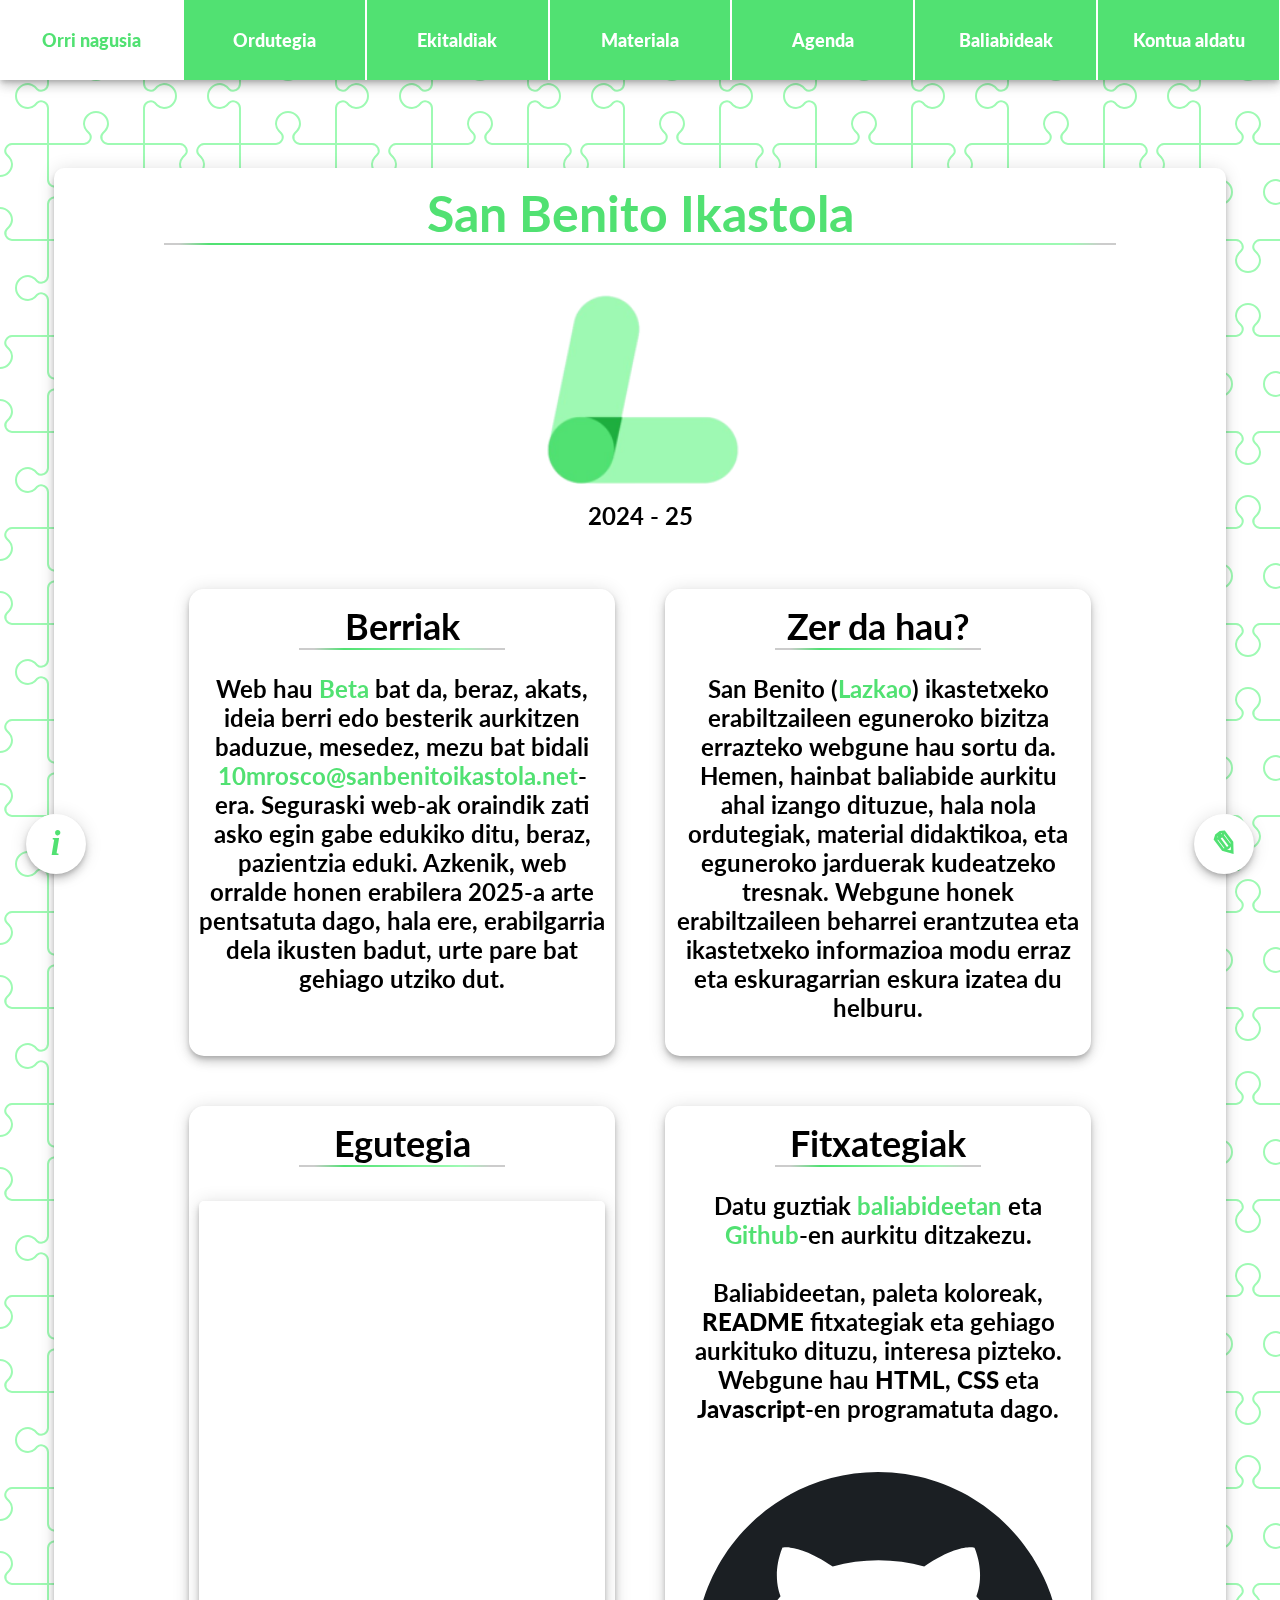
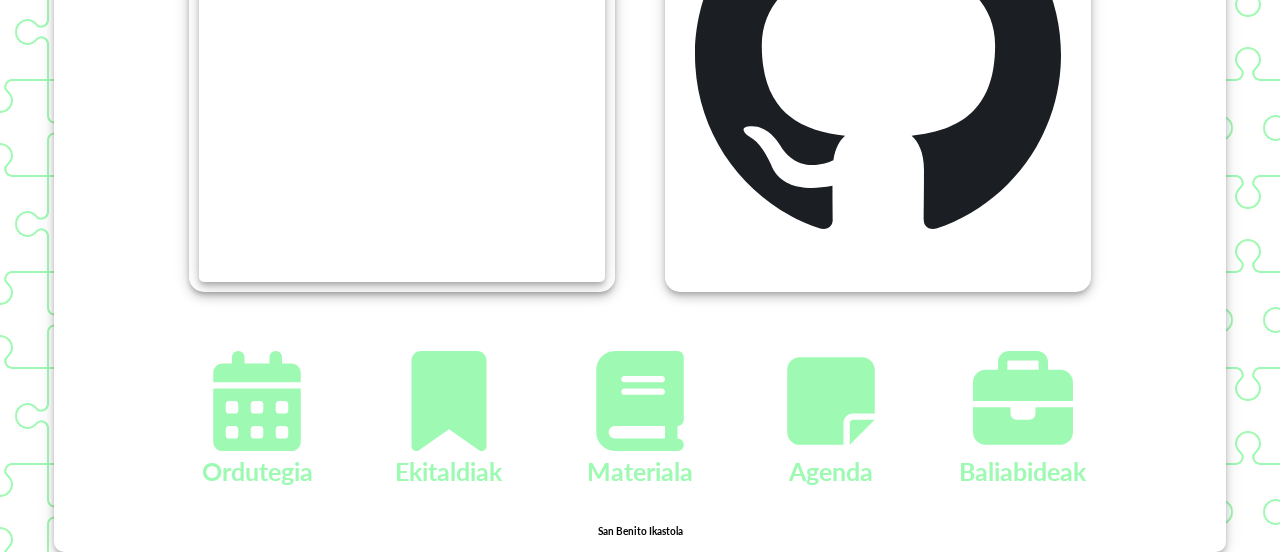
<file: index.html>
<head>
  <meta charset="UTF-8">
  <meta name="robots" content="index, follow">
  <meta name="description" content="San Benito Ikastolako agenda ez-ofiziala">
  <meta name="keywords" content="san benito, ikastola, agenda digital, agenda birtual, agenda">
  <link rel="icon" href="flavicon.ico" type="image/x-icon">
  <link rel="shortcut icon" href="flavicon.ico" type="image/x-icon">
  <title>San Benito Ikastolako agenda digitala</title>
  <script src="actual-version.js"></script>
</head>
<body>
  <script>
    window.location.href = window.app_version;
  </script>
</body>
</file>
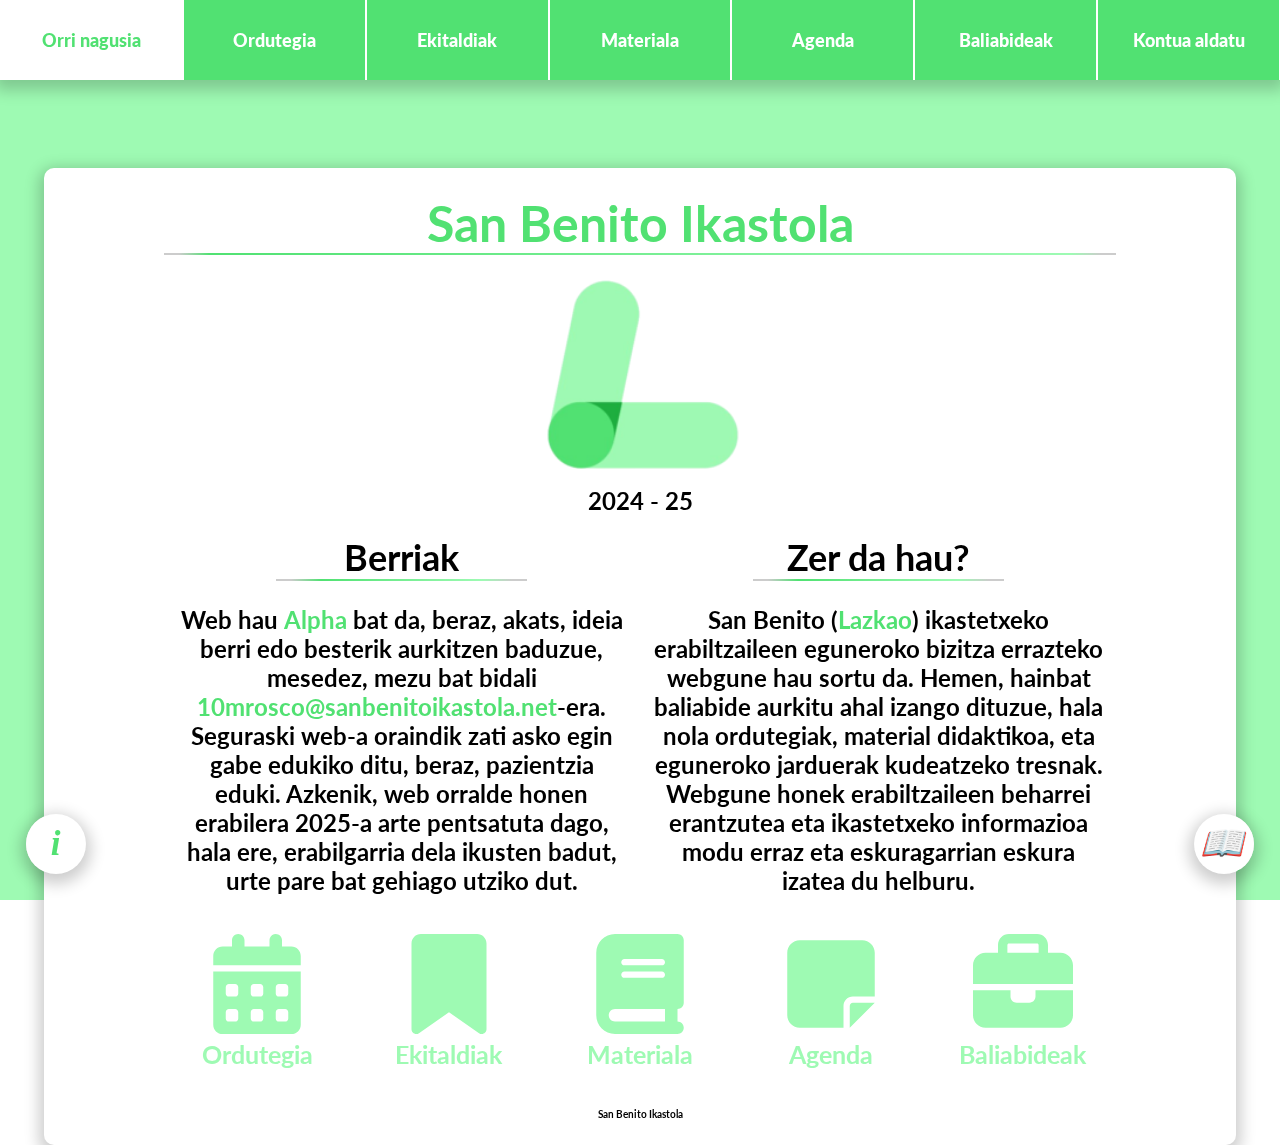
<file: alpha/index.html>
<head>
	<link rel='stylesheet' href='style.css'>
	<script src='main.js'></script>
	<title>San Benito Ikastolako agenda digitala</title>
	<meta charset='UTF-8'>
</head>
<body>
	<page style='width: 90vw;'>
		<h1><span customtitle='Web-a ikusi'><a class='block-a' link-color target='_blank' href='https://www.sanbenitoikastola.eus'>San Benito Ikastola</a></span></h1>
		<div>
			<div class='logo' style='position: relative; display: block; width: auto; height: 210px;'>
				<img style='width: 300px; position: absolute; top: -15px; left: calc(50% - 150px); display: inline-block;' src='icon.ico'>
				<span>genda</span>
			</div>
		</div>
		<p style='height: 0px; padding: 0px;'></p>
		<h2>2024 - 25<h2>
		<div class='width50'>
			<h2 class='hunderline'>Berriak</h2>
			<p>Web hau <span customtitle='Wikipedia'><a link-color target="_blank" href='https://es.wikipedia.org/wiki/Ciclo_de_vida_del_lanzamiento_de_software'>Alpha</a></span> bat da, beraz, akats, ideia berri edo besterik aurkitzen baduzue, mesedez, mezu bat bidali <span customtitle='Mezu bat bidali'><a link-color target="_blank" href='mailto:10mrosco@sanbenitoikastola.net'>10mrosco@sanbenitoikastola.net</a></span>-era.
			Seguraski web-a oraindik zati asko egin gabe edukiko ditu, beraz, pazientzia eduki.
			Azkenik, web orralde honen erabilera 2025-a arte pentsatuta dago, hala ere, erabilgarria dela ikusten badut, urte pare bat gehiago utziko dut.</p>
		</div>
		<div class='width50'>
			<h2 class='hunderline'>Zer da hau?</h2>
			<p>San Benito (<span customtitle='Wikipedia'><a link-color target='_blank' href='https://es.wikipedia.org/wiki/Lazcano'>Lazkao</a></span>) ikastetxeko erabiltzaileen eguneroko bizitza errazteko webgune hau sortu da. Hemen, hainbat baliabide aurkitu ahal izango dituzue, hala nola ordutegiak, material didaktikoa, eta eguneroko jarduerak kudeatzeko tresnak. Webgune honek erabiltzaileen beharrei erantzutea eta ikastetxeko informazioa modu erraz eta eskuragarrian eskura izatea du helburu.</p>
		</div>
		<div class='icon-container' onclick='topbar_ordutegia()'>
			<img title='Ordutegia' class='icon' src='assets/calendar.svg'>
			<h2>Ordutegia</h2>
		</div>
		<div class='icon-container' onclick='topbar_ekitaldiak()'>
			<img title='Ekitaldiak' class='icon' src='assets/bookmark.svg'>
			<h2>Ekitaldiak</h2>
		</div>
		<div class='icon-container' onclick='topbar_materiala()'>
			<img title='Materiala' class='icon' src='assets/book.svg'>
			<h2>Materiala</h2>
		</div>
		<div class='icon-container' onclick='topbar_agenda()'>
			<img title='Agenda' class='icon' src='assets/note.svg'>
			<h2>Agenda</h2>
		</div>
		<div class='icon-container' onclick='topbar_baliabideak()'>
			<img title='Baliabideak' class='icon' src='assets/briefcase.svg'>
			<h2>Baliabideak</h2>
		</div>
		<br><br>
		<mini>San Benito Ikastola</mini>
	</page>
	<script src='debug.js'></script>
	<script src="main.js"></script>
	<script src='topbar.js'></script>
</body>
</file>
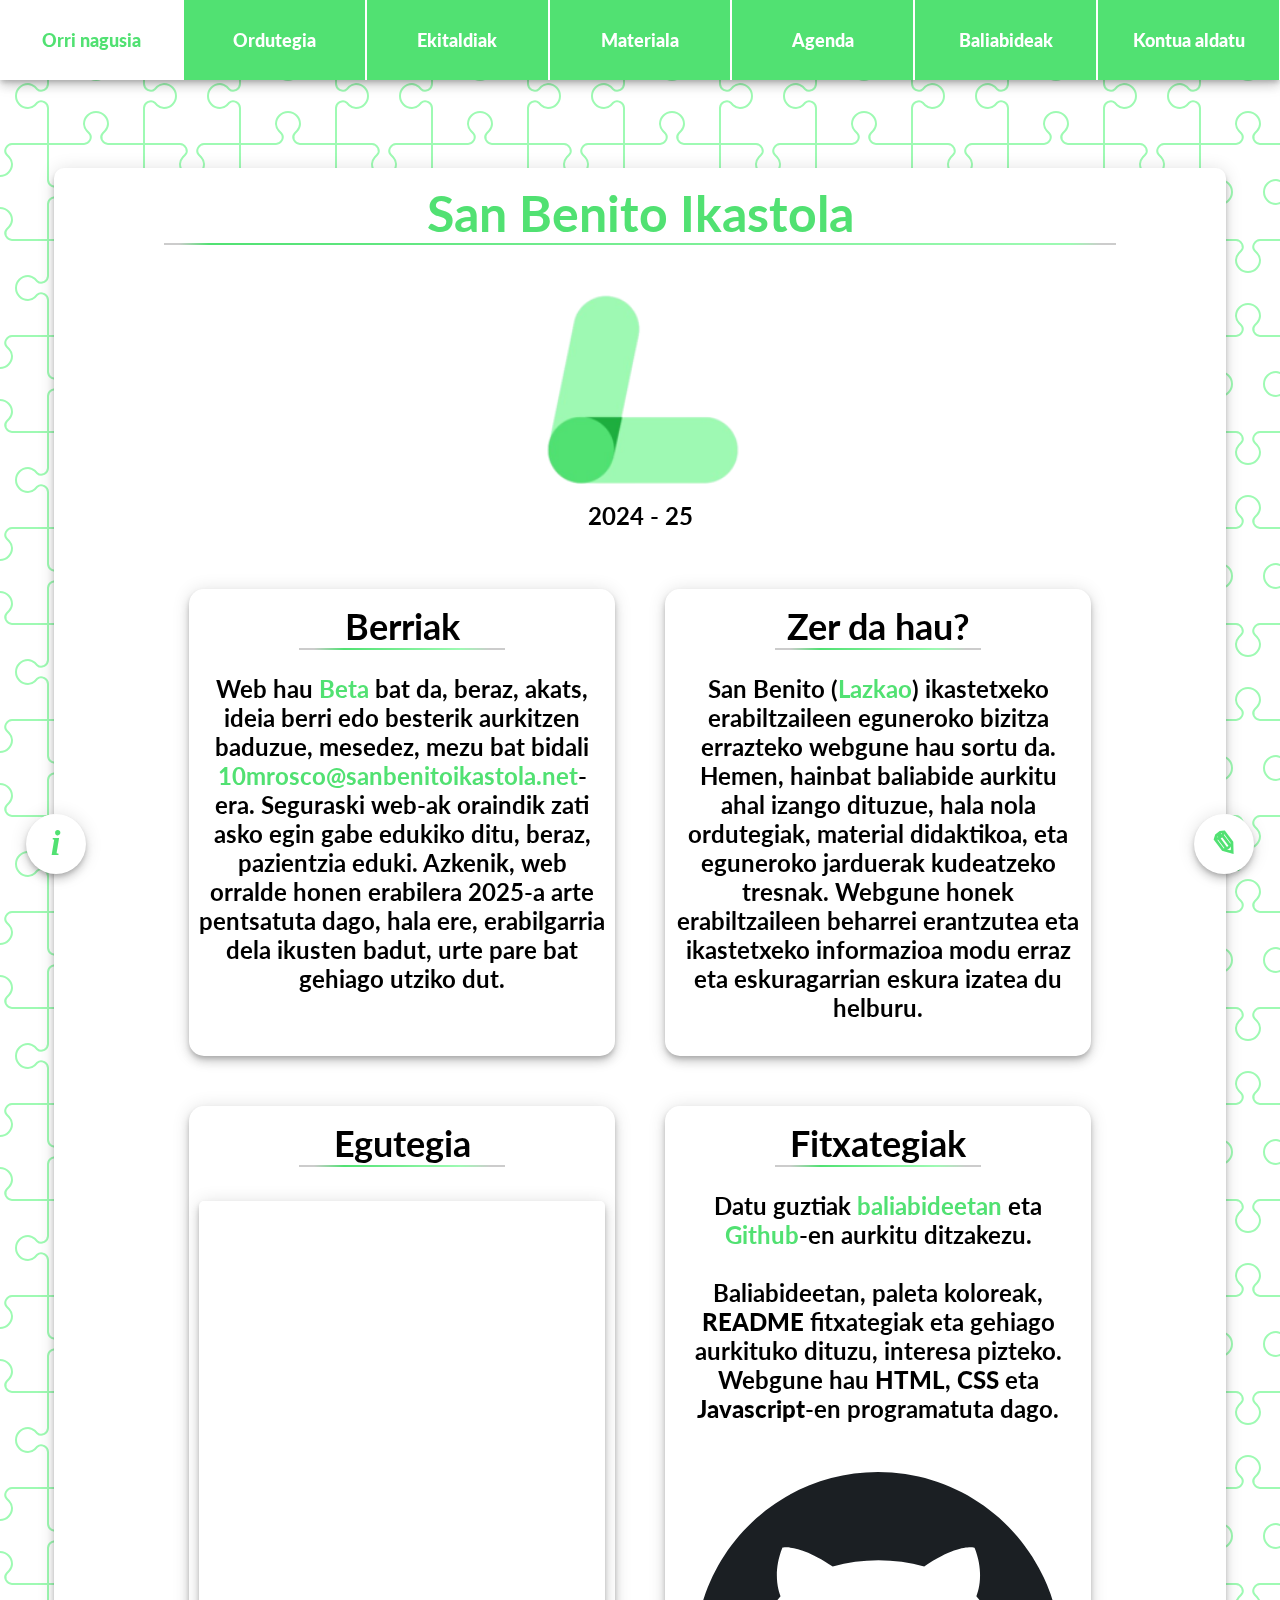
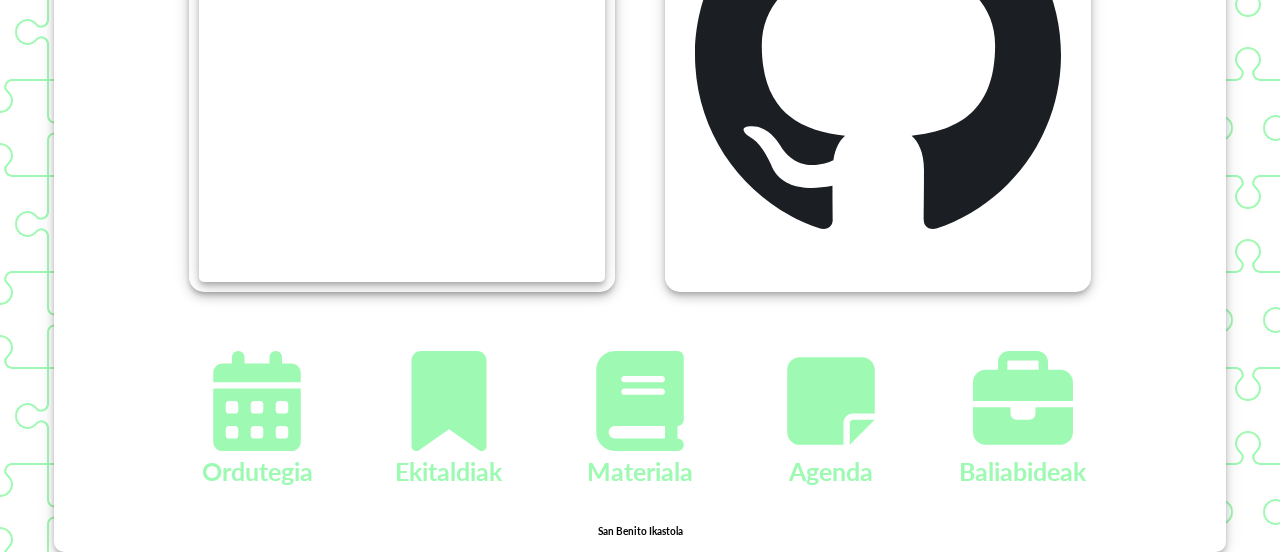
<file: beta/index.html>
<head>
	<link rel='stylesheet' href='style.css'>
	<script src='main.js'></script>
	<title>San Benito Ikastolako agenda digitala</title>
	<meta charset='UTF-8'>
</head>
<body>
	<page style='width: 90vw;'>
		<h1><span customtitle='Web-a ikusi'><a class='block-a' link-color target='_blank' href='https://www.sanbenitoikastola.eus'>San Benito Ikastola</a></span></h1>
		<div>
			<div class='logo' style='position: relative; display: block; width: auto; height: 210px;'>
				<img class='hue-img' style='width: 300px; position: absolute; top: -15px; right: calc(50% - 150px); display: inline-block;' src='icon.ico'>
				<span>genda</span>
			</div>
		</div>
		<p style='height: 0px; padding: 0px;'></p>
		<h2>2024 - 25<h2>
		<br>

		<div style='display:flex;'>
			<div class='card' style="margin: 25px; width: calc(50% - 10px)">
				<h2 class='hunderline'>Berriak</h2>
				<p>Web hau <span customtitle='Wikipedia'><a link-color target="_blank" href='https://es.wikipedia.org/wiki/Ciclo_de_vida_del_lanzamiento_de_software'>Beta</a></span> bat da, beraz, akats, ideia berri edo besterik aurkitzen baduzue, mesedez, mezu bat bidali <span customtitle='Mezu bat bidali'><a link-color target="_blank" href='mailto:10mrosco@sanbenitoikastola.net'>10mrosco@sanbenitoikastola.net</a></span>-era.
				Seguraski web-ak oraindik zati asko egin gabe edukiko ditu, beraz, pazientzia eduki.
				Azkenik, web orralde honen erabilera 2025-a arte pentsatuta dago, hala ere, erabilgarria dela ikusten badut, urte pare bat gehiago utziko dut.</p>
			</div>
			<div class='card' style="margin: 25px; width: calc(50% - 10px)">
				<h2 class='hunderline'>Zer da hau?</h2>
				<p>San Benito (<span customtitle='Wikipedia'><a link-color target='_blank' href='https://es.wikipedia.org/wiki/Lazcano'>Lazkao</a></span>) ikastetxeko erabiltzaileen eguneroko bizitza errazteko webgune hau sortu da. Hemen, hainbat baliabide aurkitu ahal izango dituzue, hala nola ordutegiak, material didaktikoa, eta eguneroko jarduerak kudeatzeko tresnak. Webgune honek erabiltzaileen beharrei erantzutea eta ikastetxeko informazioa modu erraz eta eskuragarrian eskura izatea du helburu.</p>
			</div>
		</div>

		<div style='display:flex;'>
			<div style='margin: 25px; width:100%;' class='card'>
				<h2 class="hunderline">Egutegia</h2>
				<br>
				<div id='Egutegia'></div>
			</div>
			<div style="margin: 25px; width: 100%" class='card'>
				<h2 class='hunderline'>Fitxategiak</h2>
				<p>Datu guztiak <a link-color href='baliabideak'>baliabideetan</a> eta <a link-color href='https://github.com/Mikequez12/san-benito'>Github</a>-en aurkitu ditzakezu.<br><br>Baliabideetan, paleta koloreak, <b>README</b> fitxategiak eta gehiago aurkituko dituzu, interesa pizteko. Webgune hau <b>HTML</b>, <b>CSS</b> eta <b>Javascript</b>-en programatuta dago.<br><br><img style='width:calc(100% - 40px); margin: 20px 0;' src='assets/github-logo.svg'></p>
			</div>
		</div>

		<br>

		<div class='icon-container' onclick='topbar_ordutegia()'>
			<img title='Ordutegia' class='icon hue-img' src='assets/calendar.svg'>
			<h2>Ordutegia</h2>
		</div>
		<div class='icon-container' onclick='topbar_ekitaldiak()'>
			<img title='Ekitaldiak' class='icon hue-img' src='assets/bookmark.svg'>
			<h2>Ekitaldiak</h2>
		</div>
		<div class='icon-container' onclick='topbar_materiala()'>
			<img title='Materiala' class='icon hue-img' src='assets/book.svg'>
			<h2>Materiala</h2>
		</div>
		<div class='icon-container' onclick='topbar_agenda()'>
			<img title='Agenda' class='icon hue-img' src='assets/note.svg'>
			<h2>Agenda</h2>
		</div>
		<div class='icon-container' onclick='topbar_baliabideak()'>
			<img title='Baliabideak' class='icon hue-img' src='assets/briefcase.svg'>
			<h2>Baliabideak</h2>
		</div>
		<br><br>
		<mini>San Benito Ikastola</mini>
	</page>
	<script src='debug.js'></script>
	<script src='index.js'></script>
	<script src="main.js"></script>
	<script src='topbar.js'></script>
</body>
</file>
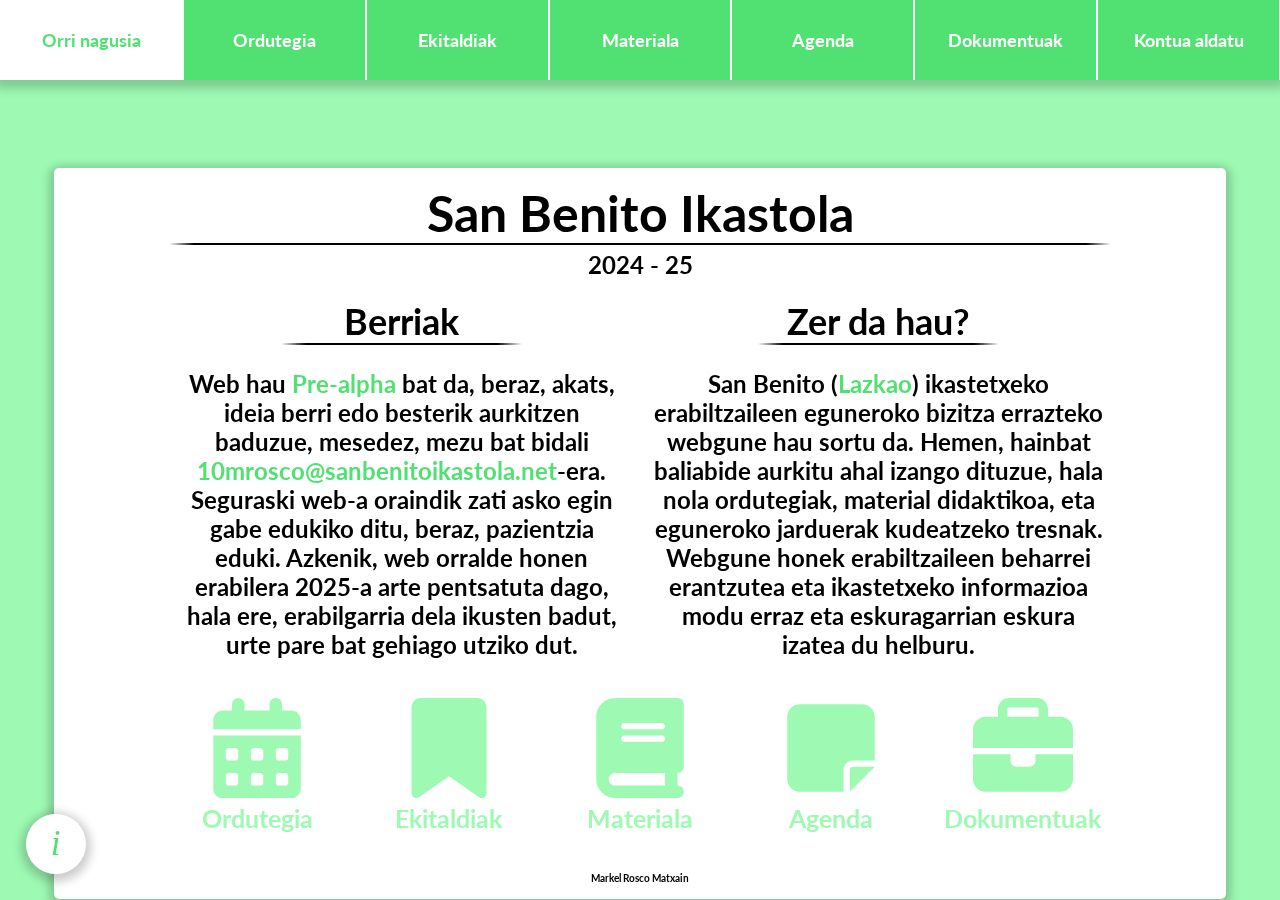
<file: pre-alpha/index.html>
<head>
	<link rel='stylesheet' href='style.css'>
</head>
<body>
	<page style='width: 90vw;'>
		<h1><a target='_blank' href='https://www.sanbenitoikastola.eus/es'>San Benito Ikastola</a></h1>
		<h2>2024 - 25<h2>
		<div class='width50'>
			<h2 class='hunderline'>Berriak</h2>
			<p>Web hau <a link-color target="_blank" href='https://es.wikipedia.org/wiki/Ciclo_de_vida_del_lanzamiento_de_software'>Pre-alpha</a> bat da, beraz, akats, ideia berri edo besterik aurkitzen baduzue, mesedez, mezu bat bidali <a link-color target="_blank" href='mailto:10mrosco@sanbenitoikastola.net'>10mrosco@sanbenitoikastola.net</a>-era.
			Seguraski web-a oraindik zati asko egin gabe edukiko ditu, beraz, pazientzia eduki.
			Azkenik, web orralde honen erabilera 2025-a arte pentsatuta dago, hala ere, erabilgarria dela ikusten badut, urte pare bat gehiago utziko dut.</p>
		</div>
		<div class='width50'>
			<h2 class='hunderline'>Zer da hau?</h2>
			<p>San Benito (<a link-color target='_blank' href='https://es.wikipedia.org/wiki/Lazcano'>Lazkao</a>) ikastetxeko erabiltzaileen eguneroko bizitza errazteko webgune hau sortu da. Hemen, hainbat baliabide aurkitu ahal izango dituzue, hala nola ordutegiak, material didaktikoa, eta eguneroko jarduerak kudeatzeko tresnak. Webgune honek erabiltzaileen beharrei erantzutea eta ikastetxeko informazioa modu erraz eta eskuragarrian eskura izatea du helburu.</p>
		</div>
		<div class='icon-container' onclick='topbar_ordutegia()'>
			<img title='Ordutegia' class='icon' src='assets/calendar.svg'>
			<h2>Ordutegia</h2>
		</div>
		<div class='icon-container' onclick='topbar_ekitaldiak()'>
			<img title='Ekitaldiak' class='icon' src='assets/bookmark.svg'>
			<h2>Ekitaldiak</h2>
		</div>
		<div class='icon-container' onclick='topbar_materiala()'>
			<img title='Materiala' class='icon' src='assets/book.svg'>
			<h2>Materiala</h2>
		</div>
		<div class='icon-container' onclick='topbar_agenda()'>
			<img title='Agenda' class='icon' src='assets/note.svg'>
			<h2>Agenda</h2>
		</div>
		<div class='icon-container' onclick='topbar_dokumentuak()'>
			<img title='Dokumentuak' class='icon' src='assets/briefcase.svg'>
			<h2>Dokumentuak</h2>
		</div>
		<br><br>
		<mini>Markel Rosco Matxain</mini>
	</page>
	<script src='debug.js'></script>
	<script src="main.js"></script>
	<script src='topbar.js'></script>
</body>
</file>
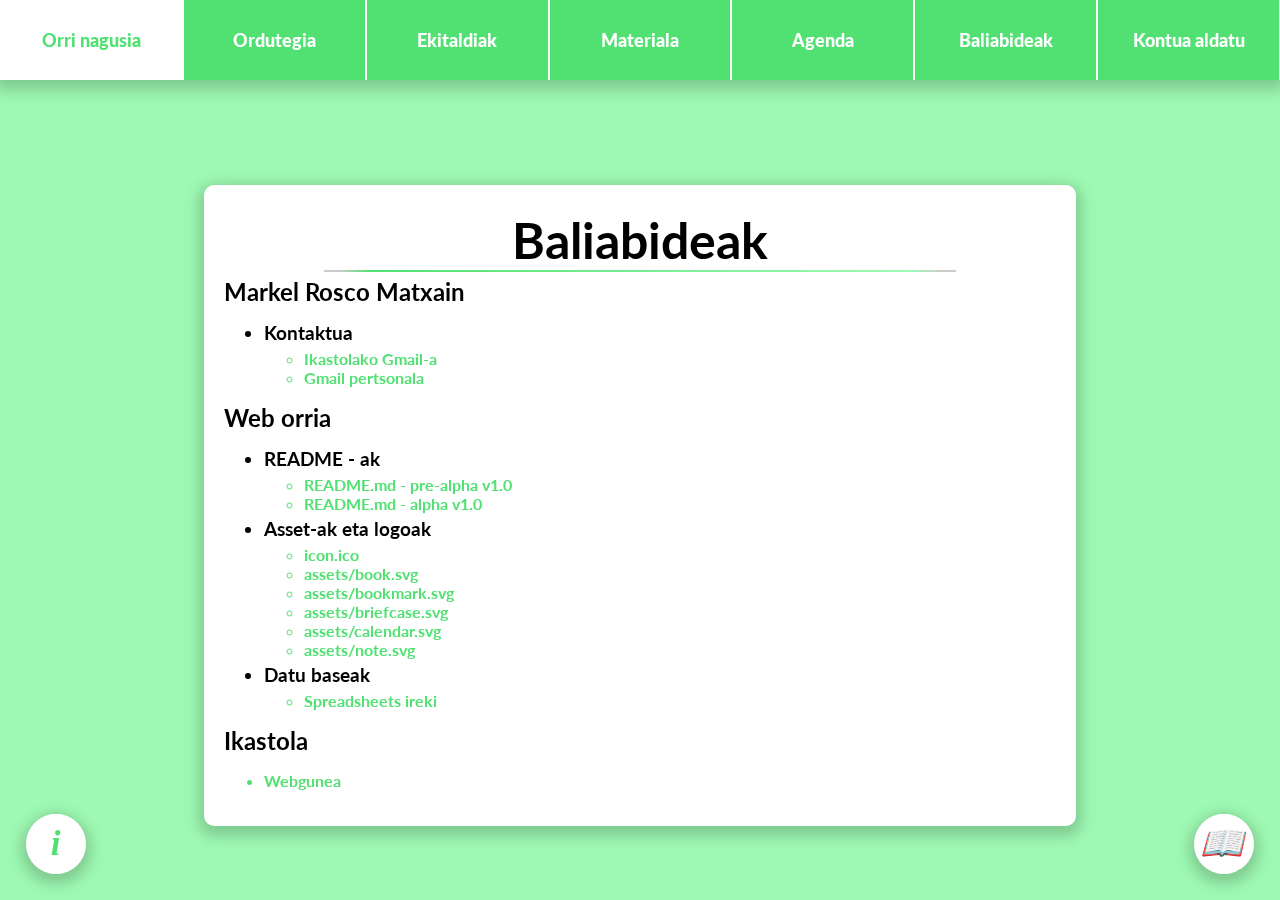
<file: alpha/baliabideak/index.html>
<head>
	<link rel='stylesheet' href='../style.css'>
	<script src='../main.js'></script>
	<meta charset="utf-8">
	<title>Baliabideak - San Benito Ikastolako agenda digitala</title>
</head>
<body>
	<page>
		<h1>Baliabideak</h1>
		<div class='all-left' style='width: 65vw;'>
			<h2 class="h-nopad">Markel Rosco Matxain</h2>
			<ul>
				<h3 class="h-nopad"><li>Kontaktua</li></h3>
				<ul>
					<a href="mailto:10mrosco@sanbenitoikastola.net" link-color><li>Ikastolako Gmail-a</li></a><br>
					<a href="mailto:markelrosco12@gmail.com" link-color><li>Gmail pertsonala</li></a>
				</ul>
			</ul>
			<h2 class='h-nopad'>Web orria</h2>
			<ul>
				<h3 class='h-nopad'><li>README - ak</li></h3>
				<ul>
					<a target='_blank' link-color href='https://github.com/Mikequez12/san-benito/blob/main/pre-alpha/README.md'><li>README.md - pre-alpha v1.0</li></a><br>
					<a target='_blank' link-color href='https://github.com/Mikequez12/san-benito/blob/main/alpha/README.md'><li>README.md - alpha v1.0</li></a>
				</ul>
				<h3 class="h-nopad"><li>Asset-ak eta logoak</li></h3>
				<ul>
					<a link-color href='../icon.ico'><li>icon.ico</li></a><br>

					<a link-color href='../assets/book.svg'><li>assets/book.svg</li></a><br>
					<a link-color href='../assets/bookmark.svg'><li>assets/bookmark.svg</li></a><br>
					<a link-color href='../assets/briefcase.svg'><li>assets/briefcase.svg</li></a><br>
					<a link-color href='../assets/calendar.svg'><li>assets/calendar.svg</li></a><br>
					<a link-color href='../assets/note.svg'><li>assets/note.svg</li></a><br>

				</ul>

				<h3 class='h-nopad'><li>Datu baseak</li></h3>
				<ul>
					<a target='_blank' link-color href='https://spreadsheets.google.com'><li>Spreadsheets ireki</li></a>
				</ul>
			</ul>
			<!--<h2 class='h-nopad'>Dokumentuak</h2>-->
			<h2 class='h-nopad'>Ikastola</h2>
			<ul>
				<a target='_blank' href='https://www.sanbenitoikastola.eus' link-color><li>Webgunea</li></a>
			</ul>
		</div>
	</page>

	<script src='../topbar.js'></script>
</body>
</file>
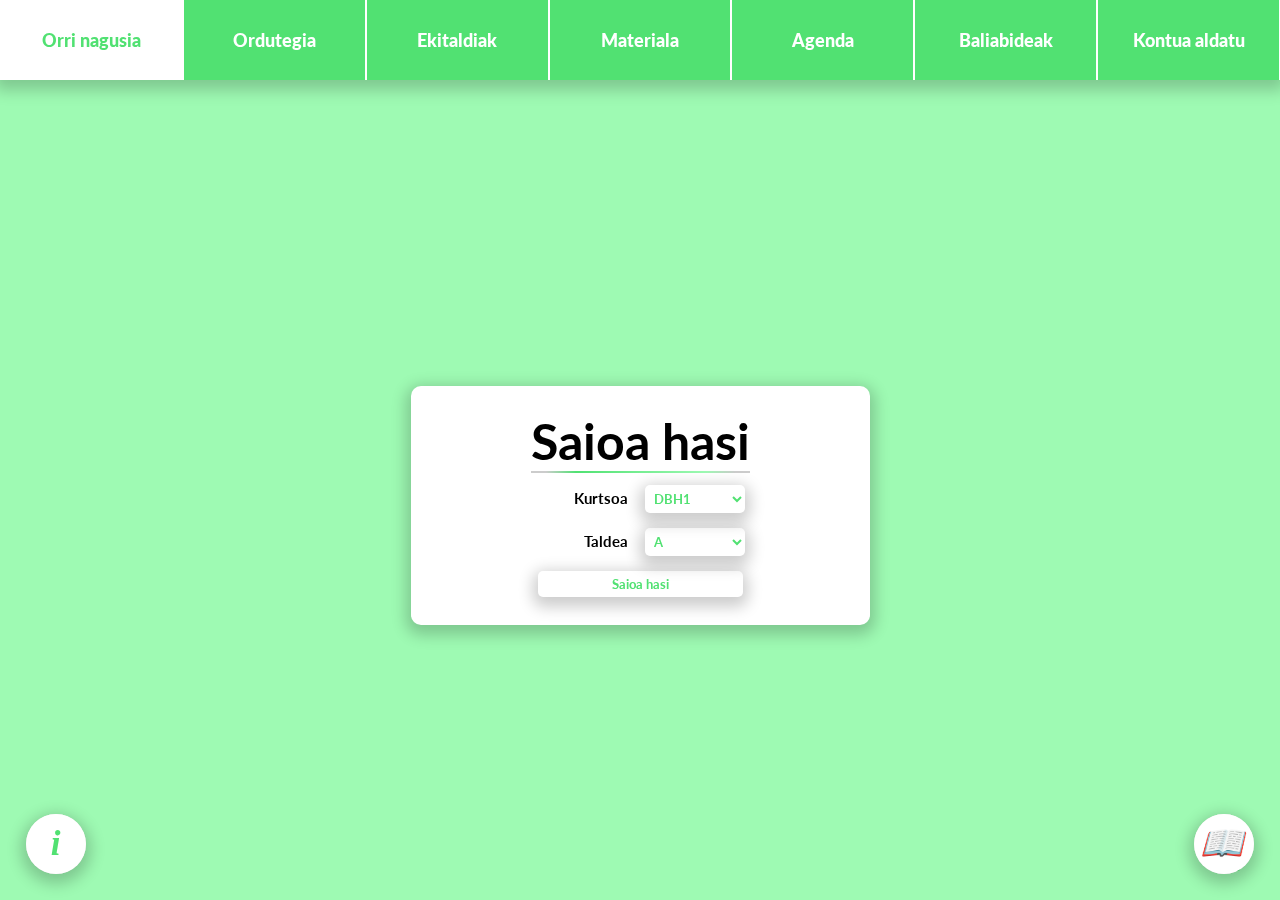
<file: alpha/login/index.html>
<head>
	<link rel='stylesheet' href='../style.css'>
	<script src='../main.js'></script>
	<script src='../topbar.js'></script>
	<meta charset='UTF-8'>
	<title>Saioa hasi - San Benito Ikastolako agenda digitala</title>
</head>
<body>
	<page>
		<flex><h1>Saioa hasi</h1></flex>
		<centered>
			<label>
				<span>
					Kurtsoa
				</span>
				<select id='course'>
					<optgroup label='DBH'>
						<option>DBH1</option>
						<option>DBH2</option>
						<option>DBH3</option>
						<option>DBH4</option>
					</optgroup>
					<optgroup label='Batxi'>
						<option>Batxi 1</option>
						<option>Batxi 2</option>
					</optgroup>
				</select>
			</label>
		</centered>
		<centered>
			<label>
				<span>
					Taldea
				</span>
				<select id='group'>
					<option>A</option>
					<option>B</option>
					<option>D</option>
					<option>E</option>
				</select>
			</label>
		</centered>
		<centered>
			<button onclick='login()'>Saioa hasi</button>
		</centered>
	</page>
	<script src='login.js'></script>
</body>
</file>
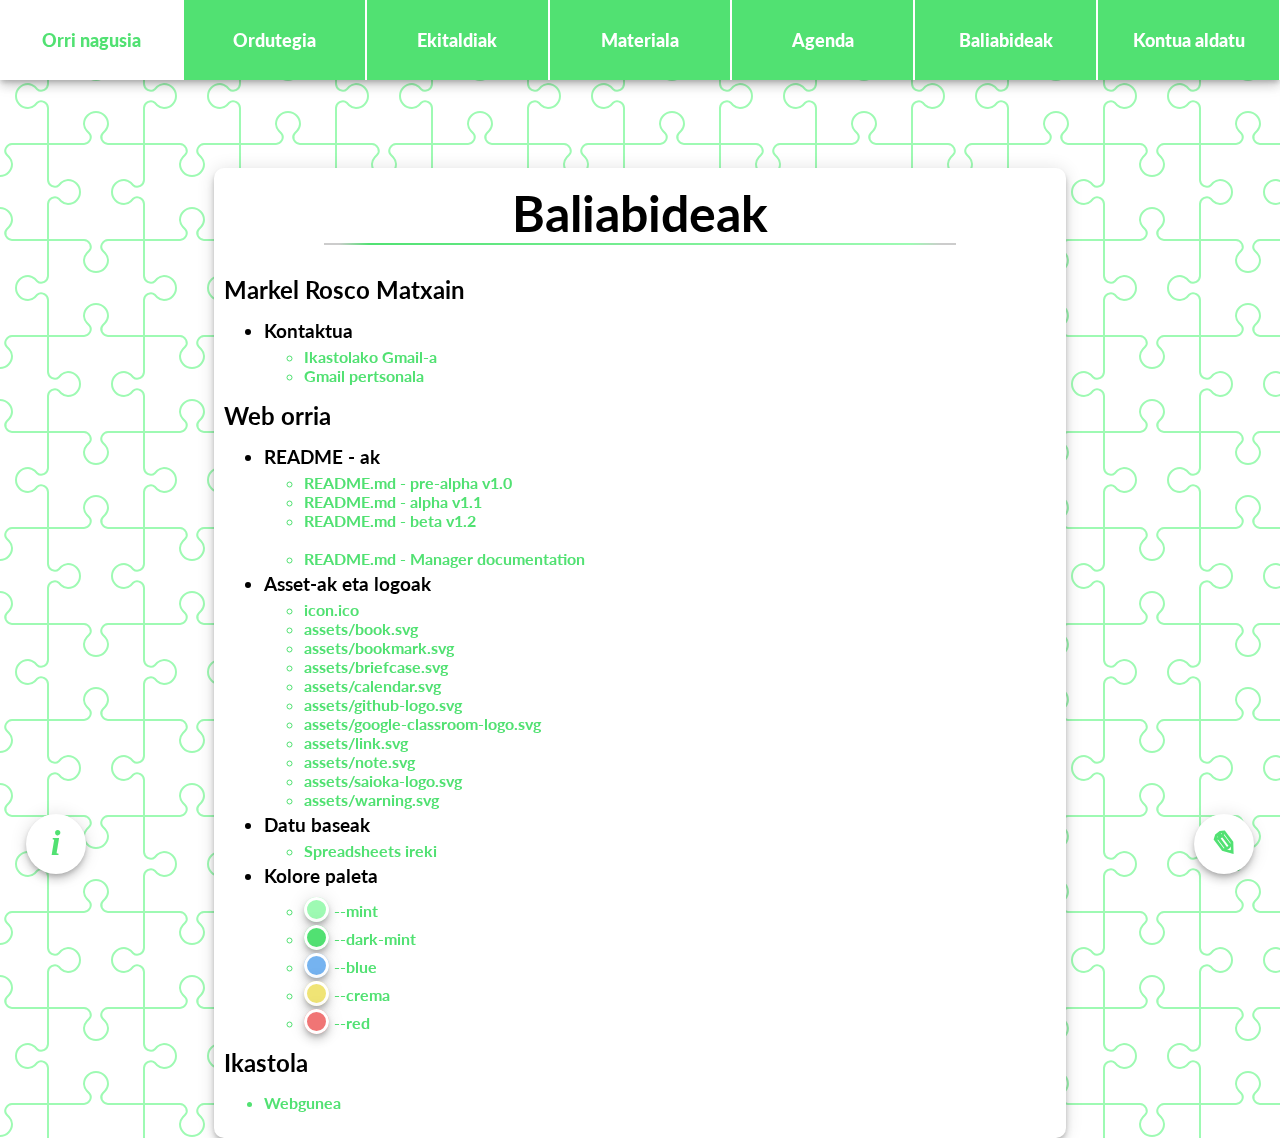
<file: beta/baliabideak/index.html>
<head>
	<link rel='stylesheet' href='../style.css'>
	<script src='../main.js'></script>
	<meta charset="utf-8">
	<title>Baliabideak - San Benito Ikastolako agenda digitala</title>
</head>
<body>
	<page>
		<h1>Baliabideak</h1>
		<div class='all-left' style='width: 65vw;'>
			<h2 class="h-nopad">Markel Rosco Matxain</h2>
			<ul>
				<h3 class="h-nopad"><li>Kontaktua</li></h3>
				<ul>
					<a href="mailto:10mrosco@sanbenitoikastola.net" link-color><li>Ikastolako Gmail-a</li></a><br>
					<a href="mailto:markelrosco12@gmail.com" link-color><li>Gmail pertsonala</li></a>
				</ul>
			</ul>
			<h2 class='h-nopad'>Web orria</h2>
			<ul>
				<h3 class='h-nopad'><li>README - ak</li></h3>
				<ul>
					<a target='_blank' link-color href='https://github.com/Mikequez12/san-benito/blob/main/pre-alpha/README.md'><li>README.md - pre-alpha v1.0</li></a><br>
					<a target='_blank' link-color href='https://github.com/Mikequez12/san-benito/blob/main/alpha/README.md'><li>README.md - alpha v1.1</li></a><br>
					<a target='_blank' link-color href='https://github.com/Mikequez12/san-benito/blob/main/beta/README.md'><li>README.md - beta v1.2</li></a><br><br>
					
					<a target='_blank' link-color href='https://github.com/Mikequez12/san-benito/blob/main/manage/manager%20documentation/README.md'><li>README.md - Manager documentation</li></a>
				</ul>
				<h3 class="h-nopad"><li>Asset-ak eta logoak</li></h3>
				<ul>
					<a link-color href='../icon.ico'><li>icon.ico</li></a><br>

					<a link-color href='../assets/book.svg'><li>assets/book.svg</li></a><br>
					<a link-color href='../assets/bookmark.svg'><li>assets/bookmark.svg</li></a><br>
					<a link-color href='../assets/briefcase.svg'><li>assets/briefcase.svg</li></a><br>
					<a link-color href='../assets/calendar.svg'><li>assets/calendar.svg</li></a><br>
					<a link-color href='../assets/github-logo.svg'><li>assets/github-logo.svg</li></a><br>
					<a link-color href='../assets/google-classroom-logo.svg'><li>assets/google-classroom-logo.svg</li></a><br>
					<a link-color href='../assets/link.svg'><li>assets/link.svg</li></a><br>
					<a link-color href='../assets/note.svg'><li>assets/note.svg</li></a><br>
					<a link-color href='../assets/saioka-logo.svg'><li>assets/saioka-logo.svg</li></a><br>
					<a link-color href='../assets/warning.svg'><li>assets/warning.svg</li></a>
				</ul>

				<h3 class='h-nopad'><li>Datu baseak</li></h3>
				<ul>
					<a target='_blank' link-color href='https://spreadsheets.google.com'><li>Spreadsheets ireki</li></a>
				</ul>

				<h3 class="h-nopad"><li>Kolore paleta</li></h3>
				<ul>
					<li style='color:var(--dark-mint)'>
						<span>
							<color var='--mint'>--mint</color>
						</span>
					</li>
					<li style='color:var(--dark-mint)'>
						<span>
							<color var='--dark-mint'>--dark-mint</color>
						</span>
					</li>
					<li style='color:var(--dark-mint)'>
						<span>
							<color var='--blue'>--blue</color>
						</span>
					</li>
					<li style='color:var(--dark-mint)'>
						<span>
							<color var='--crema'>--crema</color>
						</span>
					</li>
					<li style='color:var(--dark-mint)'>
						<span>
							<color var='--red'>--red</color>
						</span>
					</li>
				</ul>
			</ul>
			<!--<h2 class='h-nopad'>Dokumentuak</h2>-->
			<h2 class='h-nopad'>Ikastola</h2>
			<ul>
				<a target='_blank' href='https://www.sanbenitoikastola.eus' link-color><li>Webgunea</li></a>
			</ul>
		</div>
	</page>

	<script src='../topbar.js'></script>
	<script src='../color.js'></script>
</body>
</file>
<file: alpha/style.css>
@import url('https://fonts.googleapis.com/css2?family=Lato:ital,wght@0,100;0,300;0,400;0,700;0,900;1,100;1,300;1,400;1,700;1,900&display=swap');

:root {
	--hue: 134deg;
	--mint: hsl(134,91%,80%); /* 134 */
	--dark-mint: hsl(134,71%,60%);
	--blue: hsl(210, 91%, 80%);
	--crema: hsl(54, 91%, 80%);
	--red: hsl(0, 91%, 80%);
	--link: hsl(134, 91%, 36%); /* Guardado por si acaso */
	--shadow: 0 5px 15px 5px rgba(0, 0, 0, .2);
}

img {
	filter: hue-rotate(calc(var(--hue) - 134deg));
}

b {
	font-weight: bolder;
}

a[link-color] {
	color: var(--dark-mint);
}

a:not(.block-a)[link-color]:hover::after {
	border-color: var(--dark-mint);
}

a {
	display: inline-block;
	color: black;
	text-decoration: none;
	transition: all .3s ease;
	position: relative;
}

a, a *:not(.block-a-cursor) {
	cursor: alias;
}

a:not(.block-a)::after {
	content: '';
	display: block;
	width: 0;
	left: 50%;
	transition: all .5s ease;
	bottom: calc(10% - 3px);
	position: absolute;
	border-bottom: solid transparent;
}

a:not(.block-a):not(.thin)::after {
	border-width: 2px;
}

a:not(.block-a).thin::after {
	border-width: 1px !important;
	height: 0;
}

a:not(.block-a):hover::after {
	width: 100%;
	left: 0;
	border-color: black;
}

page {
	background: white;
	display: inline-block;
	box-shadow: var(--shadow);
	border-radius: 10px;
	padding: 20px;
	margin: auto auto;
	transform: translateY(-50px);
}

flex {
	display: flex;
	width: 100%;
}

body {
	display: flex;
	padding-top: 210px;
	background: url('https://cdn.create.vista.com/api/media/medium/296435056/stock-photo-top-view-school-supplies-wooden-table-copy-space?token=');
	background-repeat: no-repeat;
	background-size: cover;
	/*var(--mint);*/
}

body::before {
    content: "";
    position: fixed;
    top: 0;
    left: 0;
    width: 100%;
    height: 100%;
    background: var(--mint); /* Color hexadecimal deseado */
    mix-blend-mode: color; /* O usa `overlay` si prefieres otro efecto */
    pointer-events: none; /* Evita que el pseudo-elemento interfiera con el clic en la imagen */
}

topbar {
	background: white;
    display: flex;
    position: fixed;
    width: 100%;
    height: 80px;
    left: 0;
    top: 0;
    box-shadow: var(--shadow);
    white-space: nowrap;
    padding: 0;
    line-height: 80px;
    z-index: 100;
}

topbar topbarbutton {
	margin: 0;
	font-weight: bolder;
	display: inline-block;
	height: 100%;
	border-radius: 0;
	padding: 0;
	text-align: center;
	border: none;
	max-width: calc(100% / 7);
	width: 100%;
	background: var(--dark-mint);
	color: white;
	font-size: 18px;
	transition: all .3s ease;
	cursor: pointer;
	position: relative;
}

topbar topbarbutton {
	border-right: solid 1px white;
	border-left: solid 1px white;
}

topbar topbarbutton:hover {
	background: transparent;
	color: var(--dark-mint);
}

* {
	font-family: "Lato";
	font-weight: bold;
}

label {
	font-size: 15px;
}

h1,h2,h3,h4 {
	text-align: center;
	display: block;
	margin: 5px auto;
}

h1:not(.h-nopad),
h2:not(.h-nopad),
h3:not(.h-nopad),
h4:not(.h-nopad) {
	padding-left: 100px;
	padding-right: 100px;
}

h1::after,
.hunderline::after {
	content: '';
	display: block;
	width: 100%;
	height: 2px;
	background: linear-gradient(to right,#ccc 15px, var(--dark-mint) 45px, var(--mint) calc(100% - 45px), #ccc calc(100% - 15px));
}

h1 {
	font-size: 50px;
}

* {
	outline: none;
}

centered {
	text-align: center;
	width: 100%;
	display: block;
}

label * {
	width: 100px;
	display: inline-block;
}

label span {
	text-align: right;
	padding-right: 5px;
}

button {
	width: 205px;
}

input,select,button {
	padding: 5px;
	border-radius: 5px;
	border: none;
	background: none;
	margin: 7.5px;
	color: var(--dark-mint);
	box-shadow: var(--shadow);
	transition: all .3s ease;
}

button:hover,select:hover,input:hover {
	background: var(--dark-mint);
	color: white;
}

mini {
	font-size: 10px;
}

.width50 {
	display: inline-block;
	width: calc(50% - 25px);
	padding: 10px;
}

.icon {
	width: 100px;
	height: 100px;
}

.icon-container {
	color: var(--mint);
	margin: 5px;
	display: inline-block;
	width: calc(100% / 5 - 15px);
	transition: all .5s ease;
	cursor: pointer;
}

.icon-container h2 {
	font-size: 25px;
	text-align: center;
	padding: 0;
}

.icon-container:hover {
	transform: scale(1.2);
	filter: saturate(225%);
}

th:first-child {
	border-radius: 5px 0 0 0;
}

th:last-child {
	border-radius: 0 5px 0 0;
}

th,td {
	text-align: center;
	padding: 1px;
}

th {
	padding: 10px;
}

table {
	position: relative;
	border: none;
	border-radius: 5px;
	box-shadow: var(--shadow);
}

.horario {
	width: 100%;
	font-size: 13px;
}

.horario tr {
	height: 60px;
}

th {
	background: var(--dark-mint);
	font-weight: bolder;
	color: white;
}

td:not(.empty) {
	background: var(--mint);
}

tr:last-child td:first-child {
	border-radius: 0 0 0 5px;
}

tr:last-child td:last-child {
	border-radius: 0 0 5px 0;
}

td.empty {
	border: none;
	background: white !important;
}

th,td {
	position: relative;
	padding: 8px;
	transition: all .5s ease;
}

th:hover {
	color: var(--dark-mint);
}

td:hover,th:hover {
	background: white !important;
}

td:hover {
	--col: var(--mint);
	box-shadow: inset 0 0 0 5px var(--col);
}

th:hover {
	--col: var(--dark-mint);
	box-shadow: inset 0 0 0 5px var(--col);
}

input[type='checkbox'] {
	outline: none;
	width: auto;
	accent-color: var(--dark-mint);
}

.center-text {
	text-align: center;
}

.child-80-20>* {
	display: inline-block;
	margin: 0;
}

.block {
	display: block;
}

infobutton {
	left: 2vw;
}

creditbutton {
	right: 2vw;
}

infobutton,creditbutton {
	position: fixed;
	bottom: 2vw;
	width: 60px;
	height: 60px;
	border-radius: 30px;
	background: white;
	color: var(--dark-mint);
	display: flex;
	font-style: italic;
	transition: all .3s ease;
	font-size: 35px;
}

infobutton:hover {
	height: 110px;
}

creditbutton:hover {
	height: 125px;
}

infobutton:hover,creditbutton:hover {
	box-shadow: var(--shadow);
	color: white;
}

infobutton flexcontent, creditbutton flexcontent {
	transition: all .3s ease;
	pointer-events: none;
	font-family: serif !important;
	z-index: 1;
	position: absolute;
	width: 60px;
	text-align: center;
	bottom: 10px;
}

infobutton infobtnbg, creditbutton creditbtnbg {
	box-shadow: var(--shadow);
	position: absolute;
	width: 60px;
	height: 60px;
	bottom: 0;
	background: white;
	border-radius: 30px;
	transition: all .3s ease;
}

infobutton:hover infobtnbg, creditbutton:hover creditbtnbg {
	background: var(--dark-mint);
}

infobtndetails, creditbtndetails {
	width: 100%;
	height: 100%;
	position: absolute;
	text-align: center;
	transition: all .3s;
	border-radius: 30px;
	padding: 2px;
	padding-top: 15px;
	z-index: -1;
	font-size: 12px;
	color: var(--dark-mint);
}

flexcontent {
	margin: auto;
}

*[customtitle]::after {
	content: attr(customtitle);
	position: absolute;
	left: calc(50% - 100px);
	text-align: center;
	width: 200px;
	text-overflow: ellipsis;
	overflow: hidden;
	white-space: nowrap;
	background: var(--dark-mint);
	padding: 5px;
	border-radius: 3px;
	top: -45px;
}

*[customtitle]::before {
	display: block;
	content: '';
	background: var(--dark-mint);
	position: absolute;
	width: 10px;
	height: 10px;
	left: calc(50% - 5px);
	z-index: -1;
	top: -10px;
	transform: rotate(0) scale(0) translateX(30px) translateY(30px);
}

*[customtitle]::before,*[customtitle]::after {
	color: white;
	z-index: 1;
	opacity: 0;
	pointer-events: none;
	transition: opacity .5s ease, transform 1s ease;
	font-size: 25px !important;
}

*[customtitle]:hover::before,*[customtitle]:hover::after {
	opacity: 1;
}

*[customtitle]:hover::before {
	transform: rotate(45deg) scale(1.0);
}

*[customtitle] {
	position: relative !important;
	display: inline-block;
}

notif {
	position: fixed;
	bottom: 15px;
	background: red;
	display: block;
	padding: 10px;
	left: 115px;
	width: calc(100% - 245px);
	height: 65px;
	border-radius: 15px;
	background: white;
	box-shadow: 0 3px 10px 5px rgba(0, 0, 0, .2);
	transition: all .8s ease;
	padding-top: 55px;
	z-index: 1000;
}

notif p {
	font-size: 30px;
	background: var(--dark-mint);
	left: 0;
	text-align: center;
	top: -30px;
	color: white;
	padding: 5px;
	border-top-left-radius: 15px;
	border-top-right-radius: 15px;
	position: absolute;
	width: calc(100% - 10px);
	pointer-events: none;
}

.all-left * {
	text-align: left;
}

@keyframes rotate {
	0% {
		transform: rotate(0deg) scale(1);
	}
	50% {
		transform: rotate(180deg) scale(.8);
	}
	100% {
		transform: rotate(360deg) scale(1);
	}
}

loading {
	display: inline-block;
	background: red;
	width: 150px;
	height: 150px;
	border-radius: 100%;
	background: linear-gradient(30deg, var(--mint), var(--dark-mint));
	box-shadow: var(--3d-inset-shadow);
	animation: rotate 3s infinite ease;
}

.rounded-child {
	position: relative;
	box-shadow: var(--shadow);
	background: white;
	min-height: 20px;
	border-radius: 5px;
	padding: 5px;
}

.rounded-child * {
	z-index: 10;
	position: relative;
}

.rounded-child::after {
	z-index: 0 !important;
	content: 'Ez dago ezer hemendik';
	color:#ccc;
	position: absolute;
	top: 5px;
	text-align: center;
	width: 100%;
}

.rounded-child > *:first-child {
	border-top-left-radius: 5px;
	border-top-right-radius: 5px;
}

.rounded-child > *:last-child {
	border-bottom-left-radius: 5px;
	border-bottom-right-radius: 5px;
}

.mid {
	width: 40vw;
	box-shadow: 0 5px 15px 5px rgba(0, 0, 0, .2);
	padding: 10px;
	border-radius: 10px;
}

.big {
	font-size: 35px;
}

.logo * {
	transition: all 2s ease;
	pointer-events: none;
}

.logo span {
	background: -webkit-linear-gradient(var(--mint), var(--dark-mint));
	-webkit-background-clip: text;
	-webkit-text-fill-color: transparent;
	font-size: 150px;
	position: absolute;
	text-transform: uppercase;
	width: 0;
	display: inline-block;
	overflow: hidden;
	right: -10px;
}

.logo:hover span {
	width: 710px;
}

.logo:hover img {
	transform: translateX(-270px) rotate(130deg);
}

#configuration {
	padding-left: 5px;
}
</file>
<file: beta/style.css>
@import url('https://fonts.googleapis.com/css2?family=Lato:ital,wght@0,100;0,300;0,400;0,700;0,900;1,100;1,300;1,400;1,700;1,900&display=swap');
@import url('https://fonts.googleapis.com/css2?family=Righteous&family=Roboto:ital,wght@0,100;0,300;0,400;0,500;0,700;0,900;1,100;1,300;1,400;1,500;1,700;1,900&family=Space+Mono:ital,wght@0,400;0,700;1,400;1,700&family=Turret+Road:wght@200;300;400;500;700;800&display=swap');

:root {
	--hue: 134deg;
	--mint: hsl(134,91%,80%); /* 134 */
	--dark-mint: hsl(134,71%,60%);
	--blue: hsl(210, 81%, 70%);
	--crema: hsl(54, 81%, 70%);
	--red: hsl(0, 81%, 70%);
	--purple: hsl(280, 81%, 70%);
	--link: hsl(134, 91%, 36%); /* Guardado por si acaso */
	--shadow: 0 6px 10px 0 rgb(0 0 0 / 14%), 0 1px 18px 0 rgb(0 0 0 / 12%), 0 3px 5px -1px rgb(0 0 0 / 20%);
	--act-shadow: 0 0px 0px 0 rgb(0 0 0 / 14%), 0 0px 0px 0 rgb(0 0 0 / 12%), 0 0px 0px -1px rgb(0 0 0 / 20%);
}

*::selection {
	background: var(--mint);
}

circle {
	box-shadow: var(--shadow), inset 0 0 0 3px white;
	display: inline-block;
	width: 25px;
	height: 25px;
	border-radius: calc(25px / 2);
	margin-right: 5px;
	transform: translateY(5px);
}

img.hue-img {
	filter: hue-rotate(calc(var(--hue) - 134deg));
}

b {
	font-weight: bolder;
}

a[link-color] {
	color: var(--dark-mint);
}

a:not(.block-a)[link-color]:hover::after {
	border-color: var(--dark-mint);
}

a {
	display: inline-block;
	color: black;
	text-decoration: none;
	transition: all .3s ease;
	position: relative;
}

a, a *:not(.block-a-cursor) {
	cursor: alias;
}

a:not(.block-a)::after {
	content: '';
	display: block;
	width: 0;
	left: 50%;
	transition: all 1s ease;
	bottom: calc(10% - 3px);
	position: absolute;
	border-bottom: solid transparent;
}

a:not(.block-a):not(.thin)::after {
	border-width: 2px;
}

a:not(.block-a).thin::after {
	border-width: 1px !important;
	height: 0;
}

a:not(.block-a):hover::after {
	width: 100%;
	left: 0;
	border-color: black;
}

page {
	background: white;
	display: inline-block;
	box-shadow: var(--shadow);
	border-radius: 10px;
	padding: 10px;
	margin: auto auto;
	transform: translateY(-50px);
}

flex {
	display: flex;
	width: 100%;
}

body {
	display: flex;
	padding-top: 210px;
	background-color: white;
}

body::before {
    content: "";
    position: fixed;
    top: 0;
    left: 0;
    width: 100%;
    height: 100%;
    pointer-events: none; /* Evita que el pseudo-elemento interfiera con el clic en la imagen */
}

topbar {
	background: white;
    display: flex;
    position: fixed;
    width: 100%;
    height: 80px;
    left: 0;
    top: 0;
    box-shadow: var(--shadow);
    white-space: nowrap;
    padding: 0;
    line-height: 80px;
    z-index: 100;
}

topbar topbarbutton {
	margin: 0;
	font-weight: bolder;
	display: inline-block;
	height: 100%;
	border-radius: 0;
	padding: 0;
	text-align: center;
	border: none;
	max-width: calc(100% / 7);
	width: 100%;
	background: var(--dark-mint);
	color: white;
	font-size: 18px;
	transition: all .3s ease;
	cursor: pointer;
	position: relative;
}

topbar topbarbutton {
	border-right: solid 1px white;
	border-left: solid 1px white;
}

topbar topbarbutton:hover {
	background: transparent;
	color: var(--dark-mint);
}

* {
	font-family: "Lato";
	font-weight: bold;
}

label {
	font-size: 15px;
}

h1:not(.h-nopad) {
	padding-bottom: 25px;
}

h1,h2,h3,h4 {
	text-align: center;
	display: block;
	margin: 5px auto;
}

h1:not(.h-nopad),
h2:not(.h-nopad),
h3:not(.h-nopad),
h4:not(.h-nopad) {
	padding-bottom: auto;
	padding-left: 100px;
	padding-right: 100px;
}

h1::after,
.hunderline::after {
	content: '';
	display: block;
	width: 100%;
	height: 2px;
	background: linear-gradient(to right,#ccc 15px, var(--dark-mint) 45px, var(--mint) calc(100% - 45px), #ccc calc(100% - 15px));
}

h1 {
	font-size: 50px;
}

* {
	outline: none;
}

centered {
	text-align: center;
	width: 100%;
	display: block;
}

label * {
	width: 100px;
	display: inline-block;
}

label span {
	text-align: right;
	padding-right: 5px;
}

button {
	width: 205px;
	will-change: transform;
}

input,select,button {
	padding: 5px;
	border-radius: 5px;
	border: none;
	background: none;
	margin: 7.5px;
	color: var(--dark-mint);
	box-shadow: var(--shadow);
	transition: all .3s ease;
}

button:hover,select:hover,input:hover {
	background: var(--dark-mint);
	color: white;
}

button:active {
	box-shadow: var(--act-shadow) !important;
	transform: translateY(5px) !important;
}

mini {
	font-size: 10px;
}

.width50 {
	display: inline-block;
	width: calc(50% - 25px);
	padding: 10px;
}

.icon {
	width: 100px;
	height: 100px;
}

.icon-container {
	color: var(--mint);
	margin: 5px;
	display: inline-block;
	width: calc(100% / 5 - 15px);
	transition: all .5s ease;
	cursor: pointer;
}

.icon-container h2 {
	font-size: 25px;
	text-align: center;
	padding: 0;
}

.icon-container:hover {
	transform: scale(1.2);
	filter: saturate(225%);
}

th:first-child {
	border-radius: 5px 0 0 0;
}

th:last-child {
	border-radius: 0 5px 0 0;
}

th,td {
	text-align: center;
	padding: 1px;
}

th {
	padding: 10px;
}

table {
	position: relative;
	border: none;
	border-radius: 5px;
	box-shadow: var(--shadow);
}

.horario {
	width: 100%;
	font-size: 13px;
}

.horario tr {
	height: 60px;
}

tr {
	width: 100%;
}

th {
	background: var(--dark-mint);
	font-weight: bolder;
	color: white;
}

td:not(.empty) {
	background: var(--mint);
}

tr:last-child td:first-child {
	border-radius: auto auto auto 5px;
}

tr:last-child td:last-child {
	border-radius: auto auto 5px auto;
}

td.empty {
	border: none;
	background: white !important;
}

th,td {
	position: relative;
	padding: 8px;
	transition: all .5s ease;
}

th:hover {
	color: var(--dark-mint);
}

td:hover,th:hover {
	background: white !important;
}

td:not(.empty):hover {
	--col: var(--mint);
	box-shadow: inset 0 0 0 5px var(--col);
}

th:hover {
	--col: var(--dark-mint);
	box-shadow: inset 0 0 0 5px var(--col);
}

input[type='checkbox'] {
	outline: none;
	width: auto;
	accent-color: var(--dark-mint);
}

.center-text {
	text-align: center;
}

.child-80-20>* {
	display: inline-block;
	margin: 0;
}

.block {
	display: block;
}

infobutton {
	left: 2vw;
}

creditbutton {
	right: 2vw;
}

infobutton,creditbutton {
	position: fixed;
	bottom: 2vw;
	width: 60px;
	height: 60px;
	border-radius: 30px;
	background: white;
	color: var(--dark-mint);
	display: flex;
	font-style: italic;
	transition: all .3s ease;
	font-size: 35px;
	z-index: 1000;
}

infobutton:hover {
	height: 110px;
}

creditbutton:hover {
	height: 125px;
}

infobutton:hover,creditbutton:hover {
	box-shadow: var(--shadow);
	color: white;
}

infobutton flexcontent, creditbutton flexcontent {
	transition: all .3s ease;
	pointer-events: none;
	font-family: serif !important;
	z-index: 1;
	position: absolute;
	width: 60px;
	text-align: center;
	bottom: 10px;
}

infobutton infobtnbg, creditbutton creditbtnbg {
	box-shadow: var(--shadow);
	position: absolute;
	width: 60px;
	height: 60px;
	bottom: 0;
	background: white;
	border-radius: 30px;
	transition: all .3s ease;
}

infobutton:hover infobtnbg, creditbutton:hover creditbtnbg {
	background: var(--dark-mint);
}

infobtndetails, creditbtndetails {
	width: 100%;
	height: 100%;
	position: absolute;
	text-align: center;
	transition: all .3s;
	border-radius: 30px;
	padding: 2px;
	padding-top: 15px;
	z-index: -1;
	font-size: 12px;
	color: var(--dark-mint);
}

flexcontent {
	margin: auto;
}

*[customtitle]::after {
	content: attr(customtitle);
	position: absolute;
	left: calc(50% - 100px);
	text-align: center;
	width: 200px;
	text-overflow: ellipsis;
	overflow: hidden;
	white-space: nowrap;
	box-shadow: var(--shadow);
	background: var(--dark-mint);
	padding: 5px;
	border-radius: 3px;
	top: -50px;
}

*[customtitle]::before {
	display: block;
	content: '';
	background: var(--dark-mint);
	position: absolute;
	width: 10px;
	height: 10px;
	left: calc(50% - 5px);
	z-index: -1;
	top: -10px;
	transform: rotate(0) scale(0) translateX(30px) translateY(30px);
}

*[customtitle]::before,*[customtitle]::after {
	color: white;
	z-index: 1;
	opacity: 0;
	pointer-events: none;
	transition: opacity .5s ease, transform 1s ease;
	font-size: 25px !important;
}

*[customtitle]:hover::before,*[customtitle]:hover::after {
	opacity: 1;
}

*[customtitle]:hover::before {
	transform: rotate(45deg) scale(1.0) translateY(-6px);
}

*[customtitle] {
	position: relative !important;
	display: inline-block;
}

notif {
	position: fixed;
	bottom: 15px;
	background: red;
	display: block;
	padding: 10px;
	left: 115px;
	width: calc(100% - 245px);
	height: 65px;
	border-radius: 15px;
	background: white;
	box-shadow: 0 3px 10px 5px rgba(0, 0, 0, .2);
	transition: all .8s ease;
	padding-top: 55px;
	z-index: 1000;
}

notif p {
	font-size: 30px;
	background: var(--dark-mint);
	left: 0;
	text-align: center;
	top: -30px;
	color: white;
	padding: 5px;
	border-top-left-radius: 15px;
	border-top-right-radius: 15px;
	position: absolute;
	width: calc(100% - 10px);
	pointer-events: none;
}

.all-left * {
	text-align: left;
}

@keyframes rotate {
	0% {
		transform: rotate(0deg) scale(1);
	}
	50% {
		transform: rotate(180deg) scale(.8);
	}
	100% {
		transform: rotate(360deg) scale(1);
	}
}

loading {
	display: inline-block;
	background: red;
	width: 150px;
	height: 150px;
	border-radius: 100%;
	background: linear-gradient(30deg, var(--mint), var(--dark-mint));
	box-shadow: var(--shadow), inset var(--shadow);
	animation: rotate 3s infinite ease;
}

loading::before {
    content: '';
    display: block;
    position: absolute;
    width: 80%;
    height: 80%;
    background: white;
    top: 10%;
    left: 10%;
    border-radius: 100%;
    box-shadow: var(--shadow), inset var(--shadow);
}

.rounded-child {
	position: relative;
	box-shadow: var(--shadow);
	background: white;
	min-height: 20px;
	border-radius: 5px;
	padding: 5px;
}

.rounded-child * {
	z-index: 10;
	position: relative;
}

.rounded-child::after {
	z-index: 0 !important;
	content: 'Ez dago ezer hemendik';
	color:#ccc;
	position: absolute;
	top: 5px;
	text-align: center;
	width: 100%;
}

.rounded-child > *:first-child {
	border-top-left-radius: 5px;
	border-top-right-radius: 5px;
}

.rounded-child > *:last-child {
	border-bottom-left-radius: 5px;
	border-bottom-right-radius: 5px;
}

.mid {
	width: 40vw;
	box-shadow: 0 5px 15px 5px rgba(0, 0, 0, .2);
	padding: 10px;
	border-radius: 10px;
}

.big {
	font-size: 35px;
}

.logo {
	position: relative;
}

.logo * {
	transition: all 2s cubic-bezier(.44,1.8,.44,.83);
	pointer-events: none;
}

.logo span {
	background: -webkit-linear-gradient(var(--mint), var(--dark-mint));
	-webkit-background-clip: text;
	-webkit-text-fill-color: transparent;
	font-size: 15vw;
	font-family: 'Righteous';
	letter-spacing: 20px;
	position: absolute;
	text-transform: uppercase;
	width: 0;
	display: inline-block;
	overflow: hidden;
	right: -10px;
}

.logo:hover span {
	width: 67.5%;
}

.logo:hover img {
	transform: rotate(130deg);
	right: 67.5% !important;
}

#configuration {
	padding-left: 5px;
}

.asignaturas {
	width: 100%;
	column-count: 3;
	gap: 10px;
}

.asignaturas > div {
	break-inside:avoid;
	box-shadow: var(--shadow);
	padding: 5px;
	min-height: 50px;
	width: calc(100% - 10px);
	border-radius: 5px;
	position: relative;
	vertical-align: top;
	padding-top: 35px;
	max-height: 600px;
	transition: all 5s ease;
	margin-bottom: 10px;
}

.asignaturas > div > div {
	overflow-y: auto;
	max-height: 550px;
}

.asignaturas > div > div * {
	vertical-align: bottom !important;
	max-width: 100%;
	border: none;
}



.asignaturas > div h3:not(.custom) {
	z-index: 1000;
	overflow: hidden;
	white-space: nowrap;
	text-overflow: ellipsis;
	position: absolute;
	width: 100%;
	background: var(--dark-mint);
	color: white;
	font-size: 25px;
	padding-bottom: 5px;
	left: 0;
	top: -5px;
	border-radius: 5px 5px 0 0;
}
.warning-after {
	position: relative;
}

.warning-after::before {
	content: '';
	width: 15px;
	height: 15px;
	position: absolute;
	background-image: url('assets/warning.svg');
	background-size: cover;
	top: -5px;
	right: -5px;
	z-index: 1;
}

.warning-after::after {
	content: '';
	width: 3px;
	height: 10.5px;
	position: absolute;
	background: white;
	border-radius: 2px;
	top: -3px;
	right: 1px;
	z-index: 0;
}

.customlink::after {
	content: '';
	display: block;
	position: absolute;
	top: 0px;
	right: 0px;
	width: 21px;
	height: 17px;
	background-image: url('assets/link.svg');
	filter: hue-rotate(var(--hue));
	background-size:cover;
	transition: all .5s ease;
	transform: translateY(0px);
}

.customlink:hover::after {
	filter: hue-rotate(var(--hue)) brightness(.5);
}

.customlink:has(button:active)::after {
	transform: translateY(5px);
}

.service {
	transition: all .5s ease;
	box-shadow: var(--shadow);
	margin: 0 10px 0 10px;
	border-radius: 5px;
	display: flex;
	padding: 5px;
	height: 70px;
}

.service > img {
	display: inline-block;
	margin: 0;
	height: 100%;
	padding: 0;
}

.service > div {
	display: inline-block;
	width: 100%;
	padding: 0;
	margin: 0;
}

.service > div > h2 {
	font-size: 24px;
}

.service > div > h4 {
}

.service:hover {
	transform: translateY(-10px);
	box-shadow: var(--shadow);
}

.card {
	box-shadow: var(--shadow);
	border-radius: 15px;
	padding: 10px;
}
</file>
<file: pre-alpha/style.css>
@import url('https://fonts.googleapis.com/css2?family=Lato:ital,wght@0,100;0,300;0,400;0,700;0,900;1,100;1,300;1,400;1,700;1,900&display=swap');

:root {
	--mint: hsl(134,91%,80%); /* 134 */
	--dark-mint: hsl(134,71%,60%);
	--blue: hsl(210, 91%, 80%);
	--crema: hsl(54, 91%, 80%);
	--red: hsl(0, 91%, 80%);
	--link: hsl(134, 91%, 36%); /* Guardado por si acaso */
	--shadow: 0 3px 10px 5px rgba(0, 0, 0, .2);
}

a:not(.block-a)[link-color] {
	color: var(--dark-mint) !important;
}

a:not(.block-a)[link-color]:hover::after {
	border-bottom: solid 3px var(--dark-mint);
}

a:not(.block-a) {
	display: inline-block;
	color: black;
	text-decoration: none;
	transition: all .3s ease;
	position: relative;
	cursor: alias;
}

a:not(.block-a)::after {
	content: '';
	display: block;
	width: 0;
	left: 50%;
	transition: all .5s ease;
	bottom: calc(10% - 3px);
	position: absolute;
	border-bottom: solid 3px transparent;
}

a:not(.block-a):hover::after {
	width: 100%;
	left: 0;
	border-bottom: solid 3px black;
}

page {
	background: white;
	display: inline-block;
	box-shadow: var(--shadow);
	border-radius: 5px;
	padding: 10px;
	margin: auto auto;
	transform: translateY(-50px);
}

flex {
	display: flex;
	width: 100%;
}

body {
	display: flex;
	padding-top: 210px;
	background: url('https://cdn.create.vista.com/api/media/medium/296435056/stock-photo-top-view-school-supplies-wooden-table-copy-space?token=');
	background-repeat: no-repeat round;
	background-size: cover;
	/*var(--mint);*/
}

body::before {
    content: "";
    position: fixed;
    top: 0;
    left: 0;
    width: 100%;
    height: 100%;
    background: var(--mint); /* Color hexadecimal deseado */
    mix-blend-mode: color; /* O usa `overlay` si prefieres otro efecto */
    pointer-events: none; /* Evita que el pseudo-elemento interfiera con el clic en la imagen */
}

topbar {
	background: white;
    display: flex;
    position: fixed;
    width: 100%;
    height: 80px;
    left: 0;
    top: 0;
    box-shadow: var(--shadow);
    white-space: nowrap;
    padding: 0;
    line-height: 80px;
}

topbar topbarbutton {
	margin: 0;
	font-weight: bolder;
	display: inline-block;
	height: 100%;
	border-radius: 0;
	padding: 0;
	text-align: center;
	border: none;
	max-width: calc(100% / 7);
	width: 100%;
	background: var(--dark-mint);
	color: white;
	font-size: 18px;
	transition: all .3s ease;
	cursor: pointer;
	position: relative;
}

topbar topbarbutton {
	border-right: solid 1px white;
	border-left: solid 1px white;
}

topbar topbarbutton:hover {
	background: transparent;
	color: var(--dark-mint);
}

* {
	font-family: "Lato";
}

h1,h2,h3,h4 {
	text-align: center;
	display: block;
	margin: 5px auto;
}

h1:not(.h-nopad),
h2:not(.h-nopad),
h3:not(.h-nopad),
h4:not(.h-nopad) {
	padding-left: 100px;
	padding-right: 100px;
}

h1::after,
.hunderline::after {
	content: '';
	display: block;
	width: 100%;
	height: 2px;
	background: linear-gradient(to right,transparent 5px, black 30px, black calc(100% - 30px), transparent calc(100% - 5px));
}

h1 {
	font-size: 50px;
}

* {
	outline: none;
}

centered {
	text-align: center;
	width: 100%;
	display: block;
}

label * {
	width: 100px;
	display: inline-block;
}

label span {
	text-align: right;
	padding-right: 5px;
}

button {
	width: 205px;
}

input,select,button {
	outline: solid 2px var(--mint);
	padding: 5px;
	border-radius: 5px;
	outline-offset: 2px;
	border: none;
	background: none;
	margin: 7.5px;
	color: var(--mint);
	transition: all .3s ease;
}

button:hover,select:hover,input:hover {
	background: var(--mint);
	color: white;
}

mini {
	font-size: 10px;
}

.width50 {
	display: inline-block;
	width: calc(50% - 25px);
	padding: 10px;
}

.icon {
	width: 100px;
	height: 100px;
}

.icon-container {
	color: var(--mint);
	margin: 5px;
	display: inline-block;
	width: calc(100% / 5 - 15px);
	transition: all .5s ease;
}

.icon-container h2 {
	font-size: 25px;
	text-align: center;
	padding: 0;
}

.icon-container:hover {
	transform: scale(1.2);
	filter: saturate(225%);
}

th,td {
	border: solid 1px black;
	text-align: center;
	padding: 1px;
}

th {
	padding: 10px;
}

table {
	position: relative;
	border: solid 1px black;
}

.horario {
	width: 100%;
	font-size: 13px;
}

.horario tr {
	height: 60px;
}

th {
	background: var(--dark-mint);
}

td:not(.empty) {
	background: var(--mint);
}

th,td {
	position: relative;
	transition: all .3s ease;
}

th:hover,td:hover {
	opacity: .4;
}

input[type='checkbox'] {
	outline:none;
	width: auto;
	accent-color: var(--dark-mint);
}

.center-text {
	text-align: center;
}

.child-80-20>* {
	display: inline-block;
	margin: 0;
}

.block {
	display: block;
}

infobutton {
	position: fixed;
	left: 2vw;
	bottom: 2vw;
	width: 60px;
	height: 60px;
	border-radius: 30px;
	background: white;
	color: var(--dark-mint);
	display: flex;
	font-size: 35px;
	font-style: italic;
	transition: all .3s ease;
}

infobutton:hover {
	height: 110px;
	box-shadow: var(--shadow);
	color: white;
}

infobutton flexcontent {
	transition: all .3s ease;
	pointer-events: none;
	font-family: serif !important;
	z-index: 1;
	position: absolute;
	width: 60px;
	text-align: center;
	bottom: 10px;
}

infobutton infobtnbg {
	box-shadow: var(--shadow);
	position: absolute;
	width: 60px;
	height: 60px;
	bottom: 0;
	background: white;
	border-radius: 30px;
	transition: all .3s ease;
}

infobutton:hover infobtnbg {
	background: var(--dark-mint);
}

infobtndetails {
	width: 100%;
	height: 100%;
	position: absolute;
	text-align: center;
	transition: all .3s;
	border-radius: 30px;
	font-size: 13px;
	padding: 2px;
	padding-top: 15px;
	z-index: -1;
	color: var(--dark-mint);
}

flexcontent {
	margin: auto;
}
</file>
